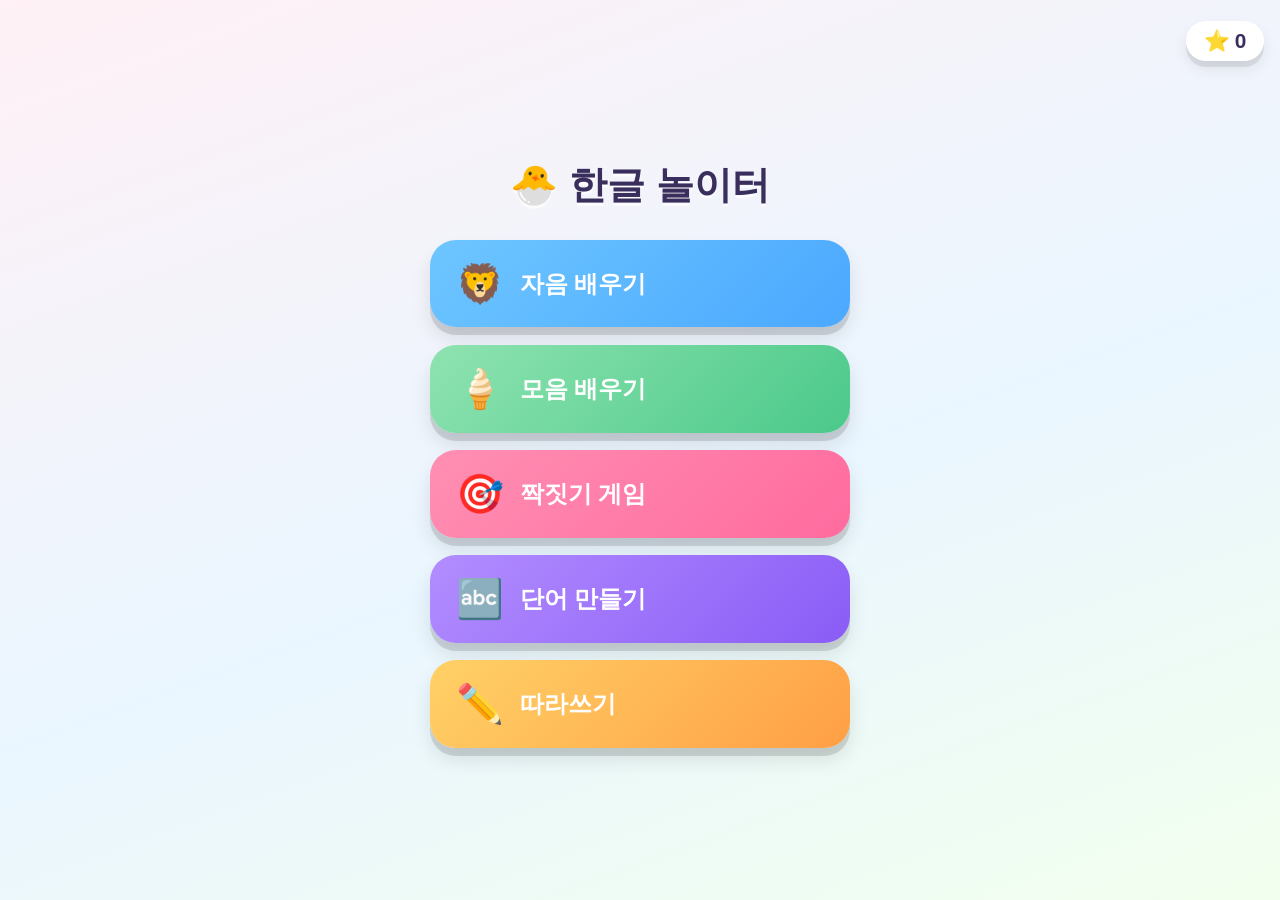
<file: docs/index.html>
<!doctype html>
<html lang="ko">
<head>
  <meta charset="utf-8">
  <meta name="viewport" content="width=device-width, initial-scale=1, maximum-scale=1, user-scalable=no">
  <title>한글 놀이터</title>
  <style>
:root {
  --pink: #ff8fb3;
  --yellow: #ffd166;
  --sky: #6ec6ff;
  --mint: #8fe3b0;
  --purple: #b28dff;
  --ink: #3a2e5c;
  --card: #ffffff;
}

* { box-sizing: border-box; -webkit-tap-highlight-color: transparent; }

html, body {
  margin: 0;
  height: 100%;
  overflow: hidden;
}

body {
  font-family: "Apple SD Gothic Neo", "Noto Sans KR", "Malgun Gothic", -apple-system, BlinkMacSystemFont, sans-serif;
  background: linear-gradient(160deg, #fff1f6 0%, #eaf6ff 55%, #f2ffee 100%);
  color: var(--ink);
  user-select: none;
  touch-action: manipulation;
}

button {
  font-family: inherit;
  border: none;
  cursor: pointer;
  -webkit-tap-highlight-color: transparent;
}

.screen {
  display: none;
  flex-direction: column;
  align-items: center;
  justify-content: center;
  min-height: 100vh;
  padding: 1.2rem;
  position: relative;
}
.screen.active { display: flex; }

/* ---------- top bar ---------- */
.topbar {
  position: fixed;
  top: 0; left: 0; right: 0;
  display: flex;
  align-items: center;
  justify-content: space-between;
  padding: 0.8rem 1rem;
  z-index: 20;
  pointer-events: none;
}
.topbar > * { pointer-events: auto; }

.home-btn {
  width: 56px; height: 56px;
  border-radius: 50%;
  background: var(--card);
  box-shadow: 0 6px 0 rgba(0,0,0,0.08), 0 8px 16px rgba(0,0,0,0.08);
  font-size: 1.6rem;
  display: flex;
  align-items: center;
  justify-content: center;
}
.home-btn:active { transform: translateY(3px); box-shadow: 0 3px 0 rgba(0,0,0,0.08); }
.home-btn.hidden { visibility: hidden; }

.star-counter {
  background: var(--card);
  border-radius: 999px;
  padding: 0.5rem 1.1rem;
  font-size: 1.3rem;
  font-weight: 800;
  box-shadow: 0 6px 0 rgba(0,0,0,0.08), 0 8px 16px rgba(0,0,0,0.08);
  display: flex;
  align-items: center;
  gap: 0.3rem;
}

.voice-notice {
  position: fixed;
  top: 76px;
  left: 50%;
  transform: translateX(-50%) translateY(-8px);
  background: var(--ink);
  color: white;
  font-size: 0.85rem;
  font-weight: 700;
  line-height: 1.4;
  padding: 0.7rem 1.1rem;
  border-radius: 16px;
  box-shadow: 0 8px 16px rgba(0,0,0,0.18);
  opacity: 0;
  pointer-events: none;
  z-index: 40;
  max-width: min(320px, 80vw);
  text-align: center;
  transition: opacity 0.25s ease, transform 0.25s ease;
}
.voice-notice.show {
  opacity: 1;
  transform: translateX(-50%) translateY(0);
  pointer-events: auto;
}

/* ---------- home screen ---------- */
.title {
  font-size: 2.4rem;
  font-weight: 900;
  margin: 0.5rem 0 1.8rem;
  text-align: center;
  text-shadow: 0 3px 0 rgba(255,255,255,0.7);
}

.menu {
  display: flex;
  flex-direction: column;
  gap: 1.1rem;
  width: 100%;
  max-width: 420px;
}

.menu-btn {
  display: flex;
  align-items: center;
  gap: 1rem;
  padding: 1.3rem 1.6rem;
  border-radius: 26px;
  font-size: 1.5rem;
  font-weight: 800;
  color: white;
  box-shadow: 0 8px 0 rgba(0,0,0,0.12), 0 12px 20px rgba(0,0,0,0.1);
  transition: transform 0.08s;
}
.menu-btn:active { transform: translateY(6px); box-shadow: 0 2px 0 rgba(0,0,0,0.12); }
.menu-btn .emoji { font-size: 2.4rem; }
.menu-btn.consonant { background: linear-gradient(135deg, var(--sky), #4aa8ff); }
.menu-btn.vowel { background: linear-gradient(135deg, var(--mint), #4bc98a); }
.menu-btn.quiz { background: linear-gradient(135deg, var(--pink), #ff6b9e); }
.menu-btn.word { background: linear-gradient(135deg, var(--purple), #8a5cf6); }

/* ---------- learn screen ---------- */
.deck-label {
  font-size: 1.1rem;
  font-weight: 700;
  color: var(--ink);
  opacity: 0.6;
  margin-bottom: 0.4rem;
}

.card-stage {
  display: flex;
  align-items: center;
  gap: 0.8rem;
  width: 100%;
  justify-content: center;
}

.nav-arrow {
  width: 62px; height: 62px;
  border-radius: 50%;
  background: var(--card);
  font-size: 1.8rem;
  box-shadow: 0 6px 0 rgba(0,0,0,0.08), 0 8px 16px rgba(0,0,0,0.08);
  flex-shrink: 0;
}
.nav-arrow:active { transform: translateY(3px); box-shadow: 0 3px 0 rgba(0,0,0,0.08); }

.letter-card {
  width: min(72vw, 300px);
  height: min(72vw, 300px);
  background: var(--card);
  border-radius: 40px;
  box-shadow: 0 10px 0 rgba(0,0,0,0.08), 0 16px 28px rgba(0,0,0,0.1);
  display: flex;
  flex-direction: column;
  align-items: center;
  justify-content: center;
  gap: 0.3rem;
  animation: pop-in 0.35s ease;
}

@keyframes pop-in {
  from { transform: scale(0.7); opacity: 0; }
  to { transform: scale(1); opacity: 1; }
}

.letter-glyph {
  font-size: 6.5rem;
  font-weight: 900;
  line-height: 1;
}

.letter-emoji { font-size: 3.2rem; }
.letter-word { font-size: 1.6rem; font-weight: 800; }

.speaker-btn {
  margin-top: 1.4rem;
  width: 80px; height: 80px;
  border-radius: 50%;
  background: linear-gradient(135deg, var(--yellow), #ffb648);
  font-size: 2.2rem;
  box-shadow: 0 8px 0 rgba(0,0,0,0.1), 0 10px 18px rgba(0,0,0,0.12);
}
.speaker-btn:active { transform: translateY(4px); box-shadow: 0 4px 0 rgba(0,0,0,0.1); }

.dots {
  display: flex;
  flex-wrap: wrap;
  justify-content: center;
  gap: 0.4rem;
  max-width: 320px;
  margin-top: 1.5rem;
}
.dot {
  width: 12px; height: 12px;
  border-radius: 50%;
  background: rgba(58,46,92,0.2);
}
.dot.active { background: var(--purple); transform: scale(1.3); }

/* ---------- quiz screen ---------- */
.quiz-prompt {
  background: var(--card);
  border-radius: 32px;
  padding: 1.5rem 2rem;
  box-shadow: 0 8px 0 rgba(0,0,0,0.08), 0 12px 20px rgba(0,0,0,0.08);
  display: flex;
  flex-direction: column;
  align-items: center;
  gap: 0.3rem;
  margin-bottom: 2rem;
}
.quiz-emoji { font-size: 4rem; }
.quiz-word { font-size: 1.5rem; font-weight: 800; }
.quiz-hint { font-size: 1rem; opacity: 0.55; font-weight: 700; }

.quiz-options {
  display: flex;
  gap: 1.1rem;
  flex-wrap: wrap;
  justify-content: center;
  max-width: 420px;
}

.option-btn {
  width: 110px; height: 110px;
  border-radius: 28px;
  background: var(--card);
  font-size: 3rem;
  font-weight: 900;
  box-shadow: 0 8px 0 rgba(0,0,0,0.08), 0 10px 18px rgba(0,0,0,0.1);
  color: var(--ink);
}
.option-btn:active { transform: translateY(4px); box-shadow: 0 4px 0 rgba(0,0,0,0.08); }

.option-btn.correct {
  background: linear-gradient(135deg, var(--mint), #4bc98a);
  color: white;
  animation: bounce 0.5s ease;
}
.option-btn.wrong {
  animation: shake 0.4s ease;
  background: #ffdde0;
}

@keyframes bounce {
  0%, 100% { transform: scale(1); }
  40% { transform: scale(1.15); }
}
@keyframes shake {
  0%, 100% { transform: translateX(0); }
  25% { transform: translateX(-8px); }
  75% { transform: translateX(8px); }
}

.praise-banner {
  position: fixed;
  top: 42%;
  left: 50%;
  transform: translate(-50%, -50%) scale(0.5);
  font-size: 2.4rem;
  font-weight: 900;
  background: white;
  padding: 1rem 1.8rem;
  border-radius: 24px;
  box-shadow: 0 12px 24px rgba(0,0,0,0.15);
  opacity: 0;
  pointer-events: none;
  z-index: 30;
  transition: transform 0.25s ease, opacity 0.25s ease;
  text-align: center;
  white-space: nowrap;
}
.praise-banner.show {
  transform: translate(-50%, -50%) scale(1);
  opacity: 1;
}

#confetti-canvas {
  position: fixed;
  inset: 0;
  pointer-events: none;
  z-index: 25;
}

/* ---------- word-building screen ---------- */
.word-target {
  display: flex;
  align-items: center;
  gap: 0.7rem;
  margin-bottom: 1.6rem;
}
.word-target-emoji { font-size: 4.2rem; }

.word-result {
  font-size: 2.4rem;
  font-weight: 900;
  min-height: 1.4em;
  color: var(--purple);
}

.syllable-boxes {
  display: flex;
  gap: 0.8rem;
  margin-bottom: 2rem;
}

.syllable-box {
  width: 84px;
  height: 84px;
  border-radius: 24px;
  background: var(--card);
  border: 3px dashed rgba(58,46,92,0.25);
  display: flex;
  align-items: center;
  justify-content: center;
  font-size: 2.6rem;
  font-weight: 900;
  color: var(--ink);
  transition: transform 0.15s ease;
}
.syllable-box.filled {
  border: 3px solid transparent;
  box-shadow: 0 6px 0 rgba(0,0,0,0.08), 0 8px 14px rgba(0,0,0,0.08);
  animation: pop-in 0.25s ease;
}
.syllable-box.complete {
  background: linear-gradient(135deg, var(--mint), #4bc98a);
  color: white;
}

.word-step-hint {
  font-size: 1.05rem;
  font-weight: 700;
  opacity: 0.55;
  margin-bottom: 1rem;
}

/* ---------- 따라쓰기 (tracing) screens ---------- */
.menu-btn.syllable { background: linear-gradient(135deg, #ffd166, #ff9f45); }

.trace-cue {
  display: flex;
  align-items: center;
  gap: 0.5rem;
  font-weight: 800;
  margin-bottom: 0.7rem;
  min-height: 2rem;
}
.trace-cue-emoji { font-size: 1.8rem; }
.trace-cue-text { font-size: 1.4rem; color: var(--ink); }
.trace-cue-word { font-size: 1.05rem; color: var(--ink); opacity: 0.6; }

.trace-canvas {
  background: var(--card);
  border-radius: 32px;
  box-shadow: 0 10px 0 rgba(0,0,0,0.08), 0 16px 28px rgba(0,0,0,0.1);
  touch-action: none;
  cursor: crosshair;
}

.trace-controls {
  display: flex;
  align-items: center;
  gap: 1rem;
  margin-top: 1.4rem;
}

.trace-clear-btn {
  width: 62px; height: 62px;
  border-radius: 50%;
  background: var(--card);
  font-size: 1.6rem;
  box-shadow: 0 6px 0 rgba(0,0,0,0.08), 0 8px 16px rgba(0,0,0,0.08);
}
.trace-clear-btn:active { transform: translateY(3px); box-shadow: 0 3px 0 rgba(0,0,0,0.08); }

.option-btn.option-wide {
  width: auto;
  min-width: 140px;
  padding: 0 1.2rem;
  font-size: 2.1rem;
}

@media (max-width: 380px) {
  .title { font-size: 1.9rem; }
  .menu-btn { font-size: 1.25rem; padding: 1.1rem 1.3rem; }
  .letter-glyph { font-size: 5.2rem; }
  .syllable-box { width: 68px; height: 68px; font-size: 2.1rem; }
}

  </style>
</head>
<body>
  <div class="topbar">
    <button id="home-btn" class="home-btn hidden" aria-label="처음으로">🏠</button>
    <div class="star-counter">⭐ <span id="star-count">0</span></div>
  </div>

  <canvas id="confetti-canvas"></canvas>
  <div id="praise-banner" class="praise-banner"></div>
  <div id="voice-notice" class="voice-notice">🔈 이 기기에는 한국어 음성이 없는 것 같아요. 기기의 '텍스트 음성 변환' 설정에서 한국어 음성을 추가해보세요.</div>

  <!-- 홈 화면 -->
  <section id="screen-home" class="screen active">
    <h1 class="title">🐣 한글 놀이터</h1>
    <div class="menu">
      <button id="menu-consonant" class="menu-btn consonant">
        <span class="emoji">🦁</span> 자음 배우기
      </button>
      <button id="menu-vowel" class="menu-btn vowel">
        <span class="emoji">🍦</span> 모음 배우기
      </button>
      <button id="menu-quiz" class="menu-btn quiz">
        <span class="emoji">🎯</span> 짝짓기 게임
      </button>
      <button id="menu-word" class="menu-btn word">
        <span class="emoji">🔤</span> 단어 만들기
      </button>
      <button id="menu-trace" class="menu-btn syllable">
        <span class="emoji">✏️</span> 따라쓰기
      </button>
    </div>
  </section>

  <!-- 학습 화면 -->
  <section id="screen-learn" class="screen">
    <div class="deck-label" id="deck-label"></div>
    <div class="card-stage">
      <button id="prev-btn" class="nav-arrow" aria-label="이전 글자">◀</button>
      <div class="letter-card">
        <div class="letter-glyph" id="letter-glyph"></div>
        <div class="letter-emoji" id="letter-emoji"></div>
        <div class="letter-word" id="letter-word"></div>
      </div>
      <button id="next-btn" class="nav-arrow" aria-label="다음 글자">▶</button>
    </div>
    <button id="speaker-btn" class="speaker-btn" aria-label="소리 듣기">🔊</button>
    <div class="dots" id="dots"></div>
  </section>

  <!-- 퀴즈 화면 -->
  <section id="screen-quiz" class="screen">
    <div class="quiz-prompt">
      <div class="quiz-emoji" id="quiz-emoji"></div>
      <div class="quiz-word" id="quiz-word"></div>
      <div class="quiz-hint">어떤 글자로 시작할까요?</div>
    </div>
    <div class="quiz-options" id="quiz-options"></div>
  </section>

  <!-- 단어 만들기 화면 -->
  <section id="screen-word" class="screen">
    <div class="word-target">
      <span class="word-target-emoji" id="word-target-emoji"></span>
      <button id="word-speaker-btn" class="speaker-btn" aria-label="소리 듣기" style="margin-top:0;">🔊</button>
    </div>
    <div class="syllable-boxes" id="syllable-boxes"></div>
    <div class="word-result" id="word-result"></div>
    <div class="word-step-hint" id="word-step-hint"></div>
    <div class="quiz-options" id="word-options"></div>
  </section>

  <!-- 따라쓰기 카테고리 선택 화면 -->
  <section id="screen-trace-menu" class="screen">
    <h1 class="title">✏️ 따라쓰기</h1>
    <div class="menu">
      <button id="trace-menu-consonant" class="menu-btn consonant">
        <span class="emoji">🦁</span> 자음
      </button>
      <button id="trace-menu-vowel" class="menu-btn vowel">
        <span class="emoji">🍦</span> 모음
      </button>
      <button id="trace-menu-syllable" class="menu-btn syllable">
        <span class="emoji">🈴</span> 글자
      </button>
      <button id="trace-menu-word" class="menu-btn word">
        <span class="emoji">🔤</span> 단어
      </button>
    </div>
  </section>

  <!-- 따라쓰기 연습 화면 (점선 따라쓰기 / 점선 없이 쓰기 공용) -->
  <section id="screen-trace" class="screen">
    <div class="deck-label" id="trace-stage-label"></div>
    <div class="trace-cue">
      <span class="trace-cue-emoji" id="trace-cue-emoji"></span>
      <span class="trace-cue-text" id="trace-cue-text"></span>
      <span class="trace-cue-word" id="trace-cue-word"></span>
    </div>
    <canvas id="trace-canvas" class="trace-canvas"></canvas>
    <div class="trace-controls">
      <button id="trace-clear-btn" class="trace-clear-btn" aria-label="지우기">🧹</button>
      <button id="trace-speaker-btn" class="speaker-btn" aria-label="소리 듣기" style="margin-top:0;">🔊</button>
      <button id="trace-next-btn" class="nav-arrow" aria-label="다음">▶</button>
    </div>
    <div class="dots" id="trace-dots"></div>
  </section>

  <!-- 따라쓰기 퀴즈 화면 -->
  <section id="screen-trace-quiz" class="screen">
    <div class="deck-label" id="trace-quiz-label"></div>
    <div class="quiz-prompt">
      <div class="quiz-emoji" id="trace-quiz-emoji"></div>
      <div class="quiz-word" id="trace-quiz-word"></div>
      <div class="quiz-hint" id="trace-quiz-hint"></div>
    </div>
    <div class="quiz-options" id="trace-quiz-options"></div>
  </section>

  <script>
(() => {
  "use strict";

  // ------------------------------------------------------------- 데이터
  const CONSONANTS = [
    { char: "ㄱ", word: "기린", emoji: "🦒" },
    { char: "ㄴ", word: "나비", emoji: "🦋" },
    { char: "ㄷ", word: "다람쥐", emoji: "🐿️" },
    { char: "ㄹ", word: "로봇", emoji: "🤖" },
    { char: "ㅁ", word: "무지개", emoji: "🌈" },
    { char: "ㅂ", word: "바나나", emoji: "🍌" },
    { char: "ㅅ", word: "사자", emoji: "🦁" },
    { char: "ㅇ", word: "오리", emoji: "🦆" },
    { char: "ㅈ", word: "자동차", emoji: "🚗" },
    { char: "ㅊ", word: "치타", emoji: "🐆" },
    { char: "ㅋ", word: "코끼리", emoji: "🐘" },
    { char: "ㅌ", word: "토끼", emoji: "🐰" },
    { char: "ㅍ", word: "포도", emoji: "🍇" },
    { char: "ㅎ", word: "호랑이", emoji: "🐯" },
  ];

  const VOWELS = [
    { char: "ㅏ", word: "아이스크림", emoji: "🍦" },
    { char: "ㅑ", word: "야구공", emoji: "⚾" },
    { char: "ㅓ", word: "얼음", emoji: "🧊" },
    { char: "ㅕ", word: "여우", emoji: "🦊" },
    { char: "ㅗ", word: "오리", emoji: "🦆" },
    { char: "ㅛ", word: "요구르트", emoji: "🥛" },
    { char: "ㅜ", word: "우산", emoji: "☂️" },
    { char: "ㅠ", word: "유령", emoji: "👻" },
    { char: "ㅡ", word: "그네", emoji: "🎠" },
    { char: "ㅣ", word: "이빨", emoji: "🦷" },
  ];

  // ------------------------------------------------------------- 단어 만들기 (레벨 1)
  // 레벨 1: 받침 없이, 기본 자음 14개 + 기본 모음 10개로만 이루어진 2글자 낱말
  const WORDS_LEVEL1 = [
    { word: "나비", emoji: "🦋" },
    { word: "거미", emoji: "🕷️" },
    { word: "다리", emoji: "🦵" },
    { word: "모자", emoji: "🧢" },
    { word: "바지", emoji: "👖" },
    { word: "버스", emoji: "🚌" },
    { word: "비누", emoji: "🧼" },
    { word: "사자", emoji: "🦁" },
    { word: "아기", emoji: "👶" },
    { word: "오리", emoji: "🦆" },
    { word: "우유", emoji: "🥛" },
    { word: "가지", emoji: "🍆" },
    { word: "기차", emoji: "🚂" },
    { word: "포도", emoji: "🍇" },
    { word: "포크", emoji: "🍴" },
    { word: "하마", emoji: "🦛" },
    { word: "고추", emoji: "🌶️" },
  ];

  // 유니코드 한글 음절 = (초성 * 21 + 중성) * 28 + 종성 + 0xAC00 규칙을 이용한 조합/분해
  const FULL_CHO = ["ㄱ", "ㄲ", "ㄴ", "ㄷ", "ㄸ", "ㄹ", "ㅁ", "ㅂ", "ㅃ", "ㅅ", "ㅆ", "ㅇ", "ㅈ", "ㅉ", "ㅊ", "ㅋ", "ㅌ", "ㅍ", "ㅎ"];
  const FULL_JUNG = ["ㅏ", "ㅐ", "ㅑ", "ㅒ", "ㅓ", "ㅔ", "ㅕ", "ㅖ", "ㅗ", "ㅘ", "ㅙ", "ㅚ", "ㅛ", "ㅜ", "ㅝ", "ㅞ", "ㅟ", "ㅠ", "ㅡ", "ㅢ", "ㅣ"];
  const FULL_JONG = ["", "ㄱ", "ㄲ", "ㄳ", "ㄴ", "ㄵ", "ㄶ", "ㄷ", "ㄹ", "ㄺ", "ㄻ", "ㄼ", "ㄽ", "ㄾ", "ㄿ", "ㅀ", "ㅁ", "ㅂ", "ㅄ", "ㅅ", "ㅆ", "ㅇ", "ㅈ", "ㅊ", "ㅋ", "ㅌ", "ㅍ", "ㅎ"];

  function decomposeSyllable(ch) {
    const code = ch.codePointAt(0) - 0xac00;
    const cho = Math.floor(code / (21 * 28));
    const jung = Math.floor((code % (21 * 28)) / 28);
    const jong = code % 28;
    return { cho: FULL_CHO[cho], jung: FULL_JUNG[jung], jong: FULL_JONG[jong] };
  }

  function composeSyllable(cho, jung, jong = "") {
    const choIdx = FULL_CHO.indexOf(cho);
    const jungIdx = FULL_JUNG.indexOf(jung);
    const jongIdx = FULL_JONG.indexOf(jong);
    const code = 0xac00 + (choIdx * 21 + jungIdx) * 28 + jongIdx;
    return String.fromCodePoint(code);
  }

  // ------------------------------------------------------------- 따라쓰기 (레벨 1)
  // 글자(음절): 가나다라...의 기본 14자, 전부 기본 자음 + 모음 'ㅏ'로만 구성
  const SYLLABLES = CONSONANTS.map((c) => ({ text: composeSyllable(c.char, "ㅏ") }));

  const TRACE_CATEGORIES = {
    consonant: {
      label: "자음",
      items: CONSONANTS.map((c) => ({ text: c.char, cueWord: c.word, emoji: c.emoji })),
    },
    vowel: {
      label: "모음",
      items: VOWELS.map((v) => ({ text: v.char, cueWord: v.word, emoji: v.emoji })),
    },
    syllable: {
      label: "글자",
      items: SYLLABLES.map((s) => ({ text: s.text, cueWord: null, emoji: null })),
    },
    word: {
      label: "단어",
      items: WORDS_LEVEL1.map((w) => ({ text: w.word, cueWord: null, emoji: w.emoji })),
    },
  };

  // ------------------------------------------------------------- 상태
  const state = {
    deck: [],
    index: 0,
    stars: Number(localStorage.getItem("hangul-stars") || 0),
    quizPool: [],
    quizTarget: null,
    quizLocked: false,
    wordTarget: null,
    wordSyllables: [],
    wordStep: 0,
    wordLocked: false,
    lastWordIndex: -1,
    traceCategoryKey: null,
    traceItems: [],
    traceIndex: 0,
    traceStage: "dotted",
    traceQuizPool: [],
    traceQuizTarget: null,
    traceQuizLocked: false,
  };

  // ------------------------------------------------------------- 요소
  const screens = {
    home: document.getElementById("screen-home"),
    learn: document.getElementById("screen-learn"),
    quiz: document.getElementById("screen-quiz"),
    word: document.getElementById("screen-word"),
    traceMenu: document.getElementById("screen-trace-menu"),
    trace: document.getElementById("screen-trace"),
    traceQuiz: document.getElementById("screen-trace-quiz"),
  };
  const homeBtn = document.getElementById("home-btn");
  const starCountEl = document.getElementById("star-count");
  const deckLabel = document.getElementById("deck-label");
  const letterGlyph = document.getElementById("letter-glyph");
  const letterEmoji = document.getElementById("letter-emoji");
  const letterWord = document.getElementById("letter-word");
  const dotsEl = document.getElementById("dots");
  const quizEmoji = document.getElementById("quiz-emoji");
  const quizWord = document.getElementById("quiz-word");
  const quizOptions = document.getElementById("quiz-options");
  const praiseBanner = document.getElementById("praise-banner");
  const voiceNoticeEl = document.getElementById("voice-notice");
  const wordTargetEmoji = document.getElementById("word-target-emoji");
  const syllableBoxesEl = document.getElementById("syllable-boxes");
  const wordResultEl = document.getElementById("word-result");
  const wordStepHint = document.getElementById("word-step-hint");
  const wordOptions = document.getElementById("word-options");
  const traceStageLabel = document.getElementById("trace-stage-label");
  const traceCueEmoji = document.getElementById("trace-cue-emoji");
  const traceCueText = document.getElementById("trace-cue-text");
  const traceCueWord = document.getElementById("trace-cue-word");
  const traceCanvas = document.getElementById("trace-canvas");
  const traceCtx = traceCanvas.getContext("2d");
  const traceDotsEl = document.getElementById("trace-dots");
  const traceQuizLabel = document.getElementById("trace-quiz-label");
  const traceQuizEmoji = document.getElementById("trace-quiz-emoji");
  const traceQuizWord = document.getElementById("trace-quiz-word");
  const traceQuizHint = document.getElementById("trace-quiz-hint");
  const traceQuizOptions = document.getElementById("trace-quiz-options");
  const canvas = document.getElementById("confetti-canvas");
  const ctx = canvas.getContext("2d");

  function resizeCanvas() {
    canvas.width = window.innerWidth;
    canvas.height = window.innerHeight;
  }
  window.addEventListener("resize", resizeCanvas);
  resizeCanvas();

  // ------------------------------------------------------------- 음성
  let voices = [];
  let resolveVoicesReady;
  const voicesReady = new Promise((resolve) => {
    resolveVoicesReady = resolve;
  });

  function loadVoices() {
    voices = window.speechSynthesis ? window.speechSynthesis.getVoices() : [];
    if (voices.length) resolveVoicesReady();
  }
  if (window.speechSynthesis) {
    loadVoices();
    window.speechSynthesis.onvoiceschanged = loadVoices;
    // 일부 브라우저는 voiceschanged를 끝내 발생시키지 않으므로, 음성을
    // 영영 기다리지 않도록 짧은 시간 뒤에는 그냥 진행한다.
    setTimeout(resolveVoicesReady, 300);
  } else {
    resolveVoicesReady();
  }

  let voiceNoticeShown = false;
  function maybeShowVoiceNotice() {
    if (voiceNoticeShown || !voiceNoticeEl) return;
    voiceNoticeShown = true;
    const hasKorean = voices.some((v) => v.lang && v.lang.startsWith("ko"));
    if (!hasKorean) {
      voiceNoticeEl.classList.add("show");
      setTimeout(() => voiceNoticeEl.classList.remove("show"), 6000);
    }
  }
  voiceNoticeEl?.addEventListener("click", () => voiceNoticeEl.classList.remove("show"));

  // 크롬 계열 브라우저는 발화가 길어지거나 탭이 잠시 쉬면 speechSynthesis가
  // 멈춰버리는 알려진 버그가 있어, 말하는 동안 주기적으로 깨워준다.
  let speechWatchdog = null;
  function stopSpeechWatchdog() {
    clearInterval(speechWatchdog);
    speechWatchdog = null;
  }

  function speak(text) {
    if (!window.speechSynthesis) return;
    voicesReady.then(() => {
      maybeShowVoiceNotice();
      window.speechSynthesis.cancel();
      stopSpeechWatchdog();

      const utter = new SpeechSynthesisUtterance(text);
      utter.lang = "ko-KR";
      const koVoice = voices.find((v) => v.lang && v.lang.startsWith("ko"));
      if (koVoice) {
        try {
          utter.voice = koVoice;
        } catch (e) {
          /* 음성 객체를 지정하지 못해도 lang 속성만으로 계속 진행 */
        }
      }
      utter.rate = 0.85;
      utter.pitch = 1.15;

      utter.onstart = () => {
        speechWatchdog = setInterval(() => {
          if (!window.speechSynthesis.speaking) {
            stopSpeechWatchdog();
            return;
          }
          window.speechSynthesis.pause();
          window.speechSynthesis.resume();
        }, 4000);
      };
      utter.onend = stopSpeechWatchdog;
      utter.onerror = stopSpeechWatchdog;

      window.speechSynthesis.speak(utter);
    });
  }

  function speakLetter(item) {
    speak(`${item.char}! ${item.word}`);
  }

  // ------------------------------------------------------------- 사운드(성공 차임)
  let audioCtx = null;
  function playChime() {
    try {
      audioCtx = audioCtx || new (window.AudioContext || window.webkitAudioContext)();
      const notes = [523.25, 659.25, 783.99];
      notes.forEach((freq, i) => {
        const osc = audioCtx.createOscillator();
        const gain = audioCtx.createGain();
        osc.type = "sine";
        osc.frequency.value = freq;
        const start = audioCtx.currentTime + i * 0.12;
        gain.gain.setValueAtTime(0, start);
        gain.gain.linearRampToValueAtTime(0.25, start + 0.02);
        gain.gain.exponentialRampToValueAtTime(0.001, start + 0.35);
        osc.connect(gain).connect(audioCtx.destination);
        osc.start(start);
        osc.stop(start + 0.4);
      });
    } catch (e) {
      /* 오디오를 사용할 수 없는 환경은 조용히 넘어감 */
    }
  }

  // ------------------------------------------------------------- 별 카운터
  function addStars(n) {
    state.stars += n;
    localStorage.setItem("hangul-stars", String(state.stars));
    starCountEl.textContent = state.stars;
  }
  starCountEl.textContent = state.stars;

  // ------------------------------------------------------------- 화면 전환
  function showScreen(name) {
    Object.values(screens).forEach((s) => s.classList.remove("active"));
    screens[name].classList.add("active");
    homeBtn.classList.toggle("hidden", name === "home");
    stopSpeechWatchdog();
    if (window.speechSynthesis) window.speechSynthesis.cancel();
  }

  homeBtn.addEventListener("click", () => showScreen("home"));

  // ------------------------------------------------------------- 학습 화면
  function openLearn(deckName) {
    state.deck = deckName === "consonant" ? CONSONANTS : VOWELS;
    deckLabel.textContent = deckName === "consonant" ? "자음 배우기" : "모음 배우기";
    state.index = 0;
    renderDots();
    renderCard();
    showScreen("learn");
  }

  function renderDots() {
    dotsEl.innerHTML = "";
    state.deck.forEach((_, i) => {
      const d = document.createElement("span");
      d.className = "dot" + (i === state.index ? " active" : "");
      dotsEl.appendChild(d);
    });
  }

  function renderCard() {
    const item = state.deck[state.index];
    letterGlyph.textContent = item.char;
    letterEmoji.textContent = item.emoji;
    letterWord.textContent = item.word;
    [...dotsEl.children].forEach((d, i) => d.classList.toggle("active", i === state.index));
    speakLetter(item);
  }

  document.getElementById("prev-btn").addEventListener("click", () => {
    state.index = (state.index - 1 + state.deck.length) % state.deck.length;
    renderCard();
  });
  document.getElementById("next-btn").addEventListener("click", () => {
    state.index = (state.index + 1) % state.deck.length;
    renderCard();
  });
  document.getElementById("speaker-btn").addEventListener("click", () => {
    speakLetter(state.deck[state.index]);
  });

  // ------------------------------------------------------------- 퀴즈 화면
  function openQuiz() {
    state.quizPool = [...CONSONANTS, ...VOWELS];
    nextQuestion();
    showScreen("quiz");
  }

  function pickDistractors(target, count) {
    const others = state.quizPool.filter((it) => it.char !== target.char);
    const picked = [];
    while (picked.length < count && others.length) {
      const idx = Math.floor(Math.random() * others.length);
      picked.push(others.splice(idx, 1)[0]);
    }
    return picked;
  }

  function nextQuestion() {
    state.quizLocked = false;
    const target = state.quizPool[Math.floor(Math.random() * state.quizPool.length)];
    state.quizTarget = target;
    quizEmoji.textContent = target.emoji;
    quizWord.textContent = target.word;

    const options = [target, ...pickDistractors(target, 2)];
    for (let i = options.length - 1; i > 0; i--) {
      const j = Math.floor(Math.random() * (i + 1));
      [options[i], options[j]] = [options[j], options[i]];
    }

    quizOptions.innerHTML = "";
    options.forEach((opt) => {
      const btn = document.createElement("button");
      btn.className = "option-btn";
      btn.textContent = opt.char;
      btn.addEventListener("click", () => handleAnswer(btn, opt));
      quizOptions.appendChild(btn);
    });

    speak(`${target.word}! 어떤 글자로 시작할까요?`);
  }

  function handleAnswer(btn, opt) {
    if (state.quizLocked) return;
    if (opt.char === state.quizTarget.char) {
      state.quizLocked = true;
      btn.classList.add("correct");
      addStars(1);
      playChime();
      showPraise();
      speak(pickPraise());
      setTimeout(nextQuestion, 1400);
    } else {
      btn.classList.add("wrong");
      speak("다시 해볼까요?");
      setTimeout(() => btn.classList.remove("wrong"), 400);
    }
  }

  const PRAISES = ["잘했어요!", "최고예요!", "정답이에요!", "우와 대단해요!"];
  function pickPraise() {
    return PRAISES[Math.floor(Math.random() * PRAISES.length)];
  }

  function showPraise() {
    praiseBanner.textContent = "⭐ " + pickPraise();
    praiseBanner.classList.add("show");
    burstConfetti();
    setTimeout(() => praiseBanner.classList.remove("show"), 1100);
  }

  // ------------------------------------------------------------- 컨페티
  const CONFETTI_COLORS = ["#ff8fb3", "#ffd166", "#6ec6ff", "#8fe3b0", "#b28dff"];
  let particles = [];
  let rafId = null;

  function burstConfetti() {
    for (let i = 0; i < 60; i++) {
      particles.push({
        x: canvas.width / 2,
        y: canvas.height * 0.4,
        vx: (Math.random() - 0.5) * 12,
        vy: Math.random() * -10 - 4,
        size: Math.random() * 8 + 4,
        color: CONFETTI_COLORS[Math.floor(Math.random() * CONFETTI_COLORS.length)],
        rotation: Math.random() * Math.PI * 2,
        vr: (Math.random() - 0.5) * 0.3,
        life: 0,
      });
    }
    if (!rafId) animateConfetti();
  }

  function animateConfetti() {
    ctx.clearRect(0, 0, canvas.width, canvas.height);
    particles.forEach((p) => {
      p.vy += 0.35;
      p.x += p.vx;
      p.y += p.vy;
      p.rotation += p.vr;
      p.life += 1;
      ctx.save();
      ctx.translate(p.x, p.y);
      ctx.rotate(p.rotation);
      ctx.fillStyle = p.color;
      ctx.fillRect(-p.size / 2, -p.size / 2, p.size, p.size * 0.6);
      ctx.restore();
    });
    particles = particles.filter((p) => p.life < 120 && p.y < canvas.height + 40);
    if (particles.length) {
      rafId = requestAnimationFrame(animateConfetti);
    } else {
      rafId = null;
      ctx.clearRect(0, 0, canvas.width, canvas.height);
    }
  }

  // ------------------------------------------------------------- 단어 만들기 화면
  function pickWord() {
    if (WORDS_LEVEL1.length === 1) return WORDS_LEVEL1[0];
    let idx;
    do {
      idx = Math.floor(Math.random() * WORDS_LEVEL1.length);
    } while (idx === state.lastWordIndex);
    state.lastWordIndex = idx;
    return WORDS_LEVEL1[idx];
  }

  function openWordGame() {
    state.wordLocked = false;
    const target = pickWord();
    state.wordTarget = target;
    state.wordSyllables = [...target.word].map((ch) => {
      const { cho, jung } = decomposeSyllable(ch);
      return { cho, jung, choPicked: null, jungPicked: null };
    });
    state.wordStep = 0;

    wordTargetEmoji.textContent = target.emoji;
    wordResultEl.textContent = "";
    renderSyllableBoxes();
    nextWordStep();
    showScreen("word");
    speak(`${target.word}! 이 낱말을 만들어봐요.`);
  }

  function renderSyllableBoxes() {
    syllableBoxesEl.innerHTML = "";
    state.wordSyllables.forEach((syl) => {
      const box = document.createElement("div");
      box.className = "syllable-box";
      if (syl.choPicked && syl.jungPicked) {
        box.textContent = composeSyllable(syl.choPicked, syl.jungPicked);
        box.classList.add("filled");
      } else if (syl.choPicked) {
        box.textContent = syl.choPicked;
        box.classList.add("filled");
      }
      syllableBoxesEl.appendChild(box);
    });
  }

  function pickWordDistractors(pool, target, count) {
    const others = pool.filter((c) => c !== target);
    const picked = [];
    while (picked.length < count && others.length) {
      const idx = Math.floor(Math.random() * others.length);
      picked.push(others.splice(idx, 1)[0]);
    }
    return picked;
  }

  function nextWordStep() {
    state.wordLocked = false;
    const totalSteps = state.wordSyllables.length * 2;
    if (state.wordStep >= totalSteps) {
      completeWord();
      return;
    }
    const syllableIdx = Math.floor(state.wordStep / 2);
    const isVowelStep = state.wordStep % 2 === 1;
    const syl = state.wordSyllables[syllableIdx];
    const target = isVowelStep ? syl.jung : syl.cho;
    const pool = isVowelStep ? VOWELS.map((v) => v.char) : CONSONANTS.map((c) => c.char);

    wordStepHint.textContent = isVowelStep ? "어떤 모음일까요?" : "어떤 자음일까요?";

    const choices = [target, ...pickWordDistractors(pool, target, 2)];
    for (let i = choices.length - 1; i > 0; i--) {
      const j = Math.floor(Math.random() * (i + 1));
      [choices[i], choices[j]] = [choices[j], choices[i]];
    }

    wordOptions.innerHTML = "";
    choices.forEach((choice) => {
      const btn = document.createElement("button");
      btn.className = "option-btn";
      btn.textContent = choice;
      btn.addEventListener("click", () => handleWordAnswer(btn, choice, target, syllableIdx, isVowelStep));
      wordOptions.appendChild(btn);
    });
  }

  function handleWordAnswer(btn, choice, target, syllableIdx, isVowelStep) {
    if (state.wordLocked) return;
    if (choice === target) {
      state.wordLocked = true;
      btn.classList.add("correct");
      const syl = state.wordSyllables[syllableIdx];
      if (isVowelStep) {
        syl.jungPicked = choice;
      } else {
        syl.choPicked = choice;
      }
      renderSyllableBoxes();
      playChime();
      state.wordStep += 1;
      setTimeout(nextWordStep, 500);
    } else {
      btn.classList.add("wrong");
      setTimeout(() => btn.classList.remove("wrong"), 400);
    }
  }

  function completeWord() {
    const target = state.wordTarget;
    wordOptions.innerHTML = "";
    wordStepHint.textContent = "";
    wordResultEl.textContent = target.word;
    [...syllableBoxesEl.children].forEach((box) => box.classList.add("complete"));
    addStars(1);
    playChime();
    showPraise();
    speak(`${target.word}! ${pickPraise()}`);
    setTimeout(openWordGame, 1800);
  }

  document.getElementById("word-speaker-btn").addEventListener("click", () => {
    if (state.wordTarget) speak(state.wordTarget.word);
  });

  // ------------------------------------------------------------- 따라쓰기 캔버스
  const TRACE_SIZE = 280;
  let traceDrawing = false;

  function setupTraceCanvas() {
    const dpr = window.devicePixelRatio || 1;
    traceCanvas.width = TRACE_SIZE * dpr;
    traceCanvas.height = TRACE_SIZE * dpr;
    traceCanvas.style.width = TRACE_SIZE + "px";
    traceCanvas.style.height = TRACE_SIZE + "px";
    traceCtx.setTransform(dpr, 0, 0, dpr, 0, 0);
  }
  setupTraceCanvas();

  function traceFontSize(text) {
    return text.length === 1 ? TRACE_SIZE * 0.62 : TRACE_SIZE * 0.36;
  }

  function drawTraceGuide(text) {
    traceCtx.clearRect(0, 0, TRACE_SIZE, TRACE_SIZE);
    if (!text) return;
    traceCtx.save();
    traceCtx.font = `900 ${traceFontSize(text)}px "Apple SD Gothic Neo", "Noto Sans KR", sans-serif`;
    traceCtx.textAlign = "center";
    traceCtx.textBaseline = "middle";
    traceCtx.lineWidth = 3;
    traceCtx.setLineDash([10, 12]);
    traceCtx.strokeStyle = "rgba(58, 46, 92, 0.35)";
    traceCtx.strokeText(text, TRACE_SIZE / 2, TRACE_SIZE / 2);
    traceCtx.restore();
  }

  function clearTraceInk() {
    const item = state.traceItems[state.traceIndex];
    drawTraceGuide(state.traceStage === "dotted" && item ? item.text : "");
  }

  function tracePointerPos(e) {
    const rect = traceCanvas.getBoundingClientRect();
    return { x: e.clientX - rect.left, y: e.clientY - rect.top };
  }

  traceCanvas.addEventListener("pointerdown", (e) => {
    traceDrawing = true;
    const p = tracePointerPos(e);
    traceCtx.beginPath();
    traceCtx.moveTo(p.x, p.y);
    try {
      traceCanvas.setPointerCapture(e.pointerId);
    } catch (err) {
      /* 일부 브라우저는 포인터 캡처를 지원하지 않음 */
    }
  });
  traceCanvas.addEventListener("pointermove", (e) => {
    if (!traceDrawing) return;
    const p = tracePointerPos(e);
    traceCtx.lineCap = "round";
    traceCtx.lineJoin = "round";
    traceCtx.lineWidth = 16;
    traceCtx.setLineDash([]);
    traceCtx.strokeStyle = "#8a5cf6";
    traceCtx.lineTo(p.x, p.y);
    traceCtx.stroke();
  });
  function stopTraceDrawing() {
    traceDrawing = false;
  }
  traceCanvas.addEventListener("pointerup", stopTraceDrawing);
  traceCanvas.addEventListener("pointerleave", stopTraceDrawing);
  traceCanvas.addEventListener("pointercancel", stopTraceDrawing);

  document.getElementById("trace-clear-btn").addEventListener("click", clearTraceInk);

  // ------------------------------------------------------------- 따라쓰기 화면
  function openTraceMenu() {
    showScreen("traceMenu");
  }

  function speakTraceItem(item) {
    if (item.cueWord) {
      speak(`${item.text}! ${item.cueWord}`);
    } else {
      speak(item.text);
    }
  }

  function startTraceCategory(key) {
    state.traceCategoryKey = key;
    state.traceItems = TRACE_CATEGORIES[key].items;
    state.traceIndex = 0;
    state.traceStage = "dotted";
    renderTraceItem();
    showScreen("trace");
  }

  function renderTraceDots() {
    traceDotsEl.innerHTML = "";
    state.traceItems.forEach((_, i) => {
      const d = document.createElement("span");
      d.className = "dot" + (i === state.traceIndex ? " active" : "");
      traceDotsEl.appendChild(d);
    });
  }

  function renderTraceItem() {
    const item = state.traceItems[state.traceIndex];
    const categoryLabel = TRACE_CATEGORIES[state.traceCategoryKey].label;
    const stageLabel = state.traceStage === "dotted" ? "점선 따라 쓰기" : "점선 없이 쓰기";
    traceStageLabel.textContent = `${categoryLabel} · ${stageLabel}`;

    traceCueEmoji.textContent = item.emoji || "";
    traceCueText.textContent = item.text;
    traceCueWord.textContent = item.cueWord || "";

    drawTraceGuide(state.traceStage === "dotted" ? item.text : "");
    renderTraceDots();
    speakTraceItem(item);
  }

  function goTraceNext() {
    if (state.traceIndex < state.traceItems.length - 1) {
      state.traceIndex += 1;
      renderTraceItem();
      return;
    }
    if (state.traceStage === "dotted") {
      state.traceStage = "free";
      state.traceIndex = 0;
      renderTraceItem();
      return;
    }
    startTraceQuiz(state.traceCategoryKey);
  }

  document.getElementById("trace-next-btn").addEventListener("click", goTraceNext);
  document.getElementById("trace-speaker-btn").addEventListener("click", () => {
    const item = state.traceItems[state.traceIndex];
    if (item) speakTraceItem(item);
  });

  // ------------------------------------------------------------- 따라쓰기 퀴즈
  const TRACE_QUIZ_HINTS = {
    consonant: "어떤 글자로 시작할까요?",
    vowel: "어떤 글자로 시작할까요?",
    syllable: "방금 들은 글자를 찾아보세요",
    word: "그림에 맞는 낱말을 찾아보세요",
  };

  function startTraceQuiz(key) {
    state.traceCategoryKey = key;
    state.traceQuizPool = TRACE_CATEGORIES[key].items;
    traceQuizLabel.textContent = `${TRACE_CATEGORIES[key].label} 퀴즈`;
    traceQuizHint.textContent = TRACE_QUIZ_HINTS[key];
    nextTraceQuizQuestion();
    showScreen("traceQuiz");
  }

  function pickTraceQuizDistractors(target, count) {
    const others = state.traceQuizPool.filter((it) => it.text !== target.text);
    const picked = [];
    while (picked.length < count && others.length) {
      const idx = Math.floor(Math.random() * others.length);
      picked.push(others.splice(idx, 1)[0]);
    }
    return picked;
  }

  function nextTraceQuizQuestion() {
    state.traceQuizLocked = false;
    const pool = state.traceQuizPool;
    const target = pool[Math.floor(Math.random() * pool.length)];
    state.traceQuizTarget = target;

    traceQuizEmoji.textContent = target.emoji || "🔊";
    traceQuizWord.textContent = target.cueWord || "";

    const options = [target, ...pickTraceQuizDistractors(target, 2)];
    for (let i = options.length - 1; i > 0; i--) {
      const j = Math.floor(Math.random() * (i + 1));
      [options[i], options[j]] = [options[j], options[i]];
    }

    traceQuizOptions.innerHTML = "";
    options.forEach((opt) => {
      const btn = document.createElement("button");
      btn.className = "option-btn" + (opt.text.length > 1 ? " option-wide" : "");
      btn.textContent = opt.text;
      btn.addEventListener("click", () => handleTraceQuizAnswer(btn, opt));
      traceQuizOptions.appendChild(btn);
    });

    speakTraceItem(target);
  }

  function handleTraceQuizAnswer(btn, opt) {
    if (state.traceQuizLocked) return;
    if (opt.text === state.traceQuizTarget.text) {
      state.traceQuizLocked = true;
      btn.classList.add("correct");
      addStars(1);
      playChime();
      showPraise();
      speak(pickPraise());
      setTimeout(nextTraceQuizQuestion, 1400);
    } else {
      btn.classList.add("wrong");
      speak("다시 해볼까요?");
      setTimeout(() => btn.classList.remove("wrong"), 400);
    }
  }

  // ------------------------------------------------------------- 메뉴 버튼
  document.getElementById("menu-consonant").addEventListener("click", () => openLearn("consonant"));
  document.getElementById("menu-vowel").addEventListener("click", () => openLearn("vowel"));
  document.getElementById("menu-quiz").addEventListener("click", openQuiz);
  document.getElementById("menu-word").addEventListener("click", openWordGame);
  document.getElementById("menu-trace").addEventListener("click", openTraceMenu);
  document.getElementById("trace-menu-consonant").addEventListener("click", () => startTraceCategory("consonant"));
  document.getElementById("trace-menu-vowel").addEventListener("click", () => startTraceCategory("vowel"));
  document.getElementById("trace-menu-syllable").addEventListener("click", () => startTraceCategory("syllable"));
  document.getElementById("trace-menu-word").addEventListener("click", () => startTraceCategory("word"));

  showScreen("home");
})();

  </script>
</body>
</html>
</file>
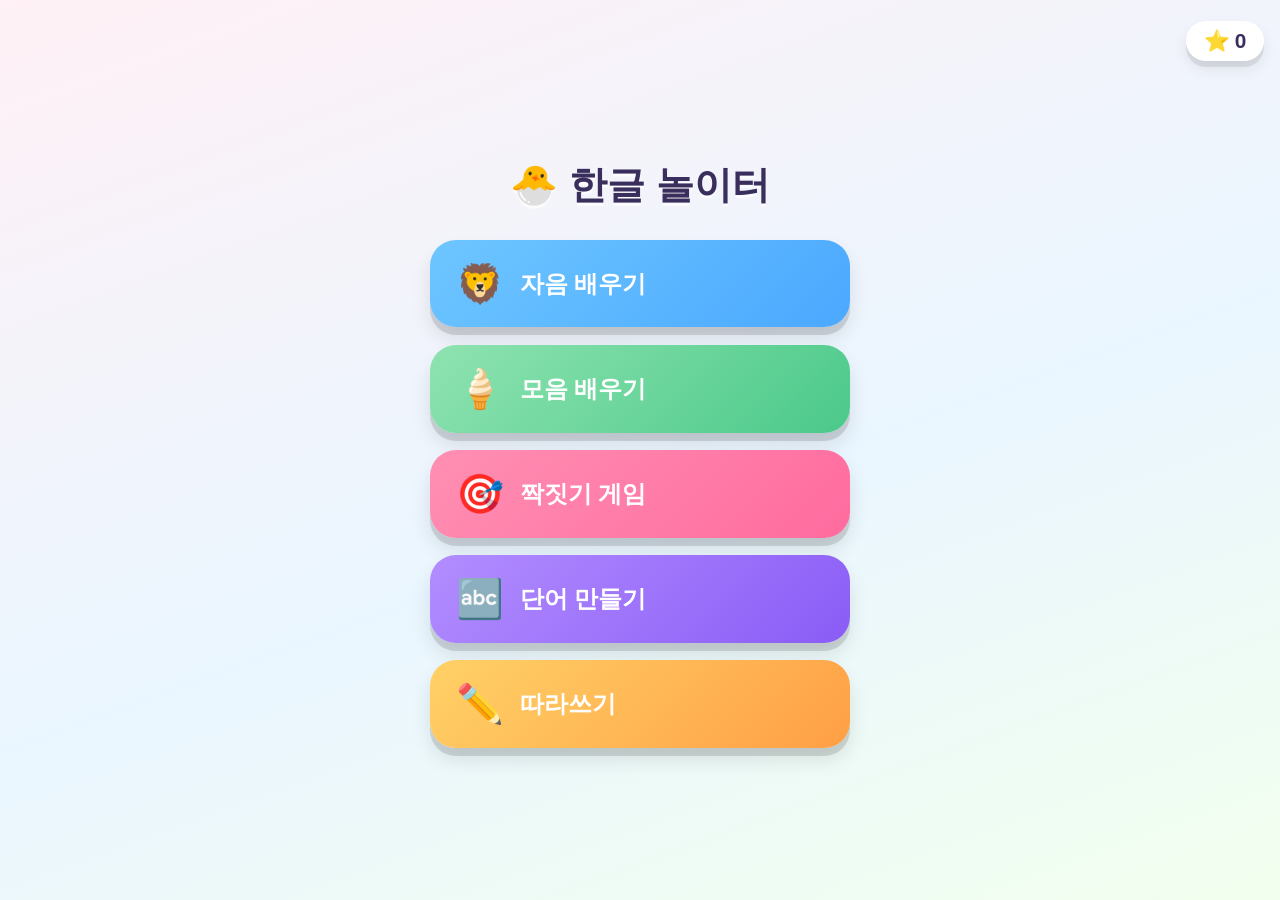
<file: templates/hangul_game.html>
<!doctype html>
<html lang="ko">
<head>
  <meta charset="utf-8">
  <meta name="viewport" content="width=device-width, initial-scale=1, maximum-scale=1, user-scalable=no">
  <title>한글 놀이터</title>
  <link rel="stylesheet" href="/static/hangul-game.css">
</head>
<body>
  <div class="topbar">
    <button id="home-btn" class="home-btn hidden" aria-label="처음으로">🏠</button>
    <div class="star-counter">⭐ <span id="star-count">0</span></div>
  </div>

  <canvas id="confetti-canvas"></canvas>
  <div id="praise-banner" class="praise-banner"></div>
  <div id="voice-notice" class="voice-notice">🔈 이 기기에는 한국어 음성이 없는 것 같아요. 기기의 '텍스트 음성 변환' 설정에서 한국어 음성을 추가해보세요.</div>

  <!-- 홈 화면 -->
  <section id="screen-home" class="screen active">
    <h1 class="title">🐣 한글 놀이터</h1>
    <div class="menu">
      <button id="menu-consonant" class="menu-btn consonant">
        <span class="emoji">🦁</span> 자음 배우기
      </button>
      <button id="menu-vowel" class="menu-btn vowel">
        <span class="emoji">🍦</span> 모음 배우기
      </button>
      <button id="menu-quiz" class="menu-btn quiz">
        <span class="emoji">🎯</span> 짝짓기 게임
      </button>
      <button id="menu-word" class="menu-btn word">
        <span class="emoji">🔤</span> 단어 만들기
      </button>
      <button id="menu-trace" class="menu-btn syllable">
        <span class="emoji">✏️</span> 따라쓰기
      </button>
    </div>
  </section>

  <!-- 학습 화면 -->
  <section id="screen-learn" class="screen">
    <div class="deck-label" id="deck-label"></div>
    <div class="card-stage">
      <button id="prev-btn" class="nav-arrow" aria-label="이전 글자">◀</button>
      <div class="letter-card">
        <div class="letter-glyph" id="letter-glyph"></div>
        <div class="letter-emoji" id="letter-emoji"></div>
        <div class="letter-word" id="letter-word"></div>
      </div>
      <button id="next-btn" class="nav-arrow" aria-label="다음 글자">▶</button>
    </div>
    <button id="speaker-btn" class="speaker-btn" aria-label="소리 듣기">🔊</button>
    <div class="dots" id="dots"></div>
  </section>

  <!-- 퀴즈 화면 -->
  <section id="screen-quiz" class="screen">
    <div class="quiz-prompt">
      <div class="quiz-emoji" id="quiz-emoji"></div>
      <div class="quiz-word" id="quiz-word"></div>
      <div class="quiz-hint">어떤 글자로 시작할까요?</div>
    </div>
    <div class="quiz-options" id="quiz-options"></div>
  </section>

  <!-- 단어 만들기 화면 -->
  <section id="screen-word" class="screen">
    <div class="word-target">
      <span class="word-target-emoji" id="word-target-emoji"></span>
      <button id="word-speaker-btn" class="speaker-btn" aria-label="소리 듣기" style="margin-top:0;">🔊</button>
    </div>
    <div class="syllable-boxes" id="syllable-boxes"></div>
    <div class="word-result" id="word-result"></div>
    <div class="word-step-hint" id="word-step-hint"></div>
    <div class="quiz-options" id="word-options"></div>
  </section>

  <!-- 따라쓰기 카테고리 선택 화면 -->
  <section id="screen-trace-menu" class="screen">
    <h1 class="title">✏️ 따라쓰기</h1>
    <div class="menu">
      <button id="trace-menu-consonant" class="menu-btn consonant">
        <span class="emoji">🦁</span> 자음
      </button>
      <button id="trace-menu-vowel" class="menu-btn vowel">
        <span class="emoji">🍦</span> 모음
      </button>
      <button id="trace-menu-syllable" class="menu-btn syllable">
        <span class="emoji">🈴</span> 글자
      </button>
      <button id="trace-menu-word" class="menu-btn word">
        <span class="emoji">🔤</span> 단어
      </button>
    </div>
  </section>

  <!-- 따라쓰기 연습 화면 (점선 따라쓰기 / 점선 없이 쓰기 공용) -->
  <section id="screen-trace" class="screen">
    <div class="deck-label" id="trace-stage-label"></div>
    <div class="trace-cue">
      <span class="trace-cue-emoji" id="trace-cue-emoji"></span>
      <span class="trace-cue-text" id="trace-cue-text"></span>
      <span class="trace-cue-word" id="trace-cue-word"></span>
    </div>
    <canvas id="trace-canvas" class="trace-canvas"></canvas>
    <div class="trace-controls">
      <button id="trace-clear-btn" class="trace-clear-btn" aria-label="지우기">🧹</button>
      <button id="trace-speaker-btn" class="speaker-btn" aria-label="소리 듣기" style="margin-top:0;">🔊</button>
      <button id="trace-next-btn" class="nav-arrow" aria-label="다음">▶</button>
    </div>
    <div class="dots" id="trace-dots"></div>
  </section>

  <!-- 따라쓰기 퀴즈 화면 -->
  <section id="screen-trace-quiz" class="screen">
    <div class="deck-label" id="trace-quiz-label"></div>
    <div class="quiz-prompt">
      <div class="quiz-emoji" id="trace-quiz-emoji"></div>
      <div class="quiz-word" id="trace-quiz-word"></div>
      <div class="quiz-hint" id="trace-quiz-hint"></div>
    </div>
    <div class="quiz-options" id="trace-quiz-options"></div>
  </section>

  <script src="/static/hangul-game.js"></script>
</body>
</html>
</file>
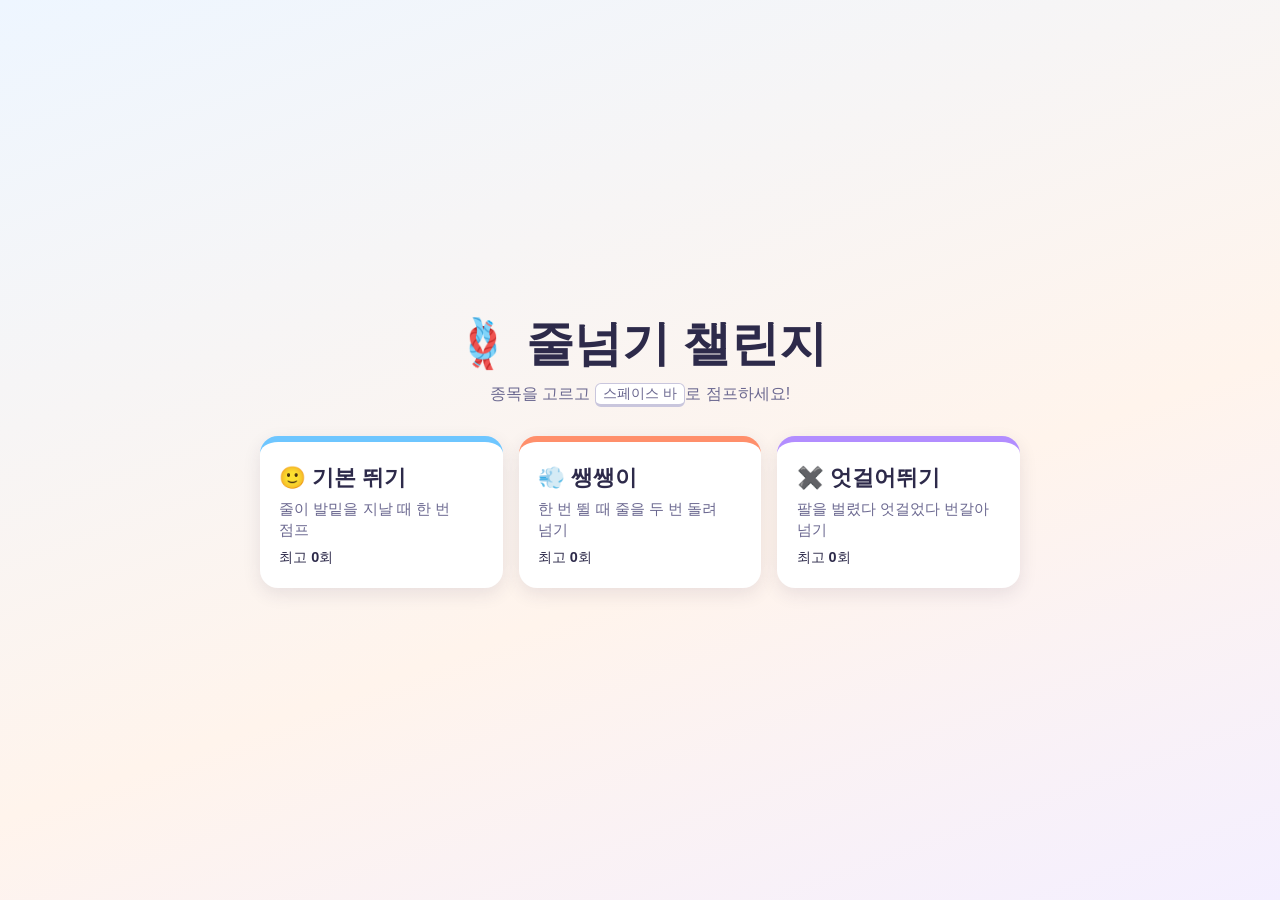
<file: templates/jump_rope.html>
<!doctype html>
<html lang="ko">
<head>
  <meta charset="utf-8">
  <meta name="viewport" content="width=device-width, initial-scale=1, maximum-scale=1, user-scalable=no">
  <title>줄넘기 챌린지</title>
  <link rel="stylesheet" href="/static/jump-rope.css">
</head>
<body>
  <!-- 종목 선택 화면 -->
  <section id="screen-menu" class="screen active">
    <h1 class="title">🪢 줄넘기 챌린지</h1>
    <p class="subtitle">종목을 고르고 <kbd>스페이스 바</kbd>로 점프하세요!</p>
    <div class="menu">
      <button class="event-btn basic" data-event="basic">
        <span class="event-name">🙂 기본 뛰기</span>
        <span class="event-desc">줄이 발밑을 지날 때 한 번 점프</span>
        <span class="event-best">최고 <b data-best="basic">0</b>회</span>
      </button>
      <button class="event-btn double" data-event="double">
        <span class="event-name">💨 쌩쌩이</span>
        <span class="event-desc">한 번 뛸 때 줄을 두 번 돌려 넘기</span>
        <span class="event-best">최고 <b data-best="double">0</b>회</span>
      </button>
      <button class="event-btn cross" data-event="cross">
        <span class="event-name">✖️ 엇걸어뛰기</span>
        <span class="event-desc">팔을 벌렸다 엇걸었다 번갈아 넘기</span>
        <span class="event-best">최고 <b data-best="cross">0</b>회</span>
      </button>
    </div>
  </section>

  <!-- 게임 화면 -->
  <section id="screen-game" class="screen">
    <div class="hud">
      <button id="back-btn" class="back-btn" aria-label="종목 선택으로">←</button>
      <div class="hud-event" id="hud-event">기본 뛰기</div>
      <div class="hud-stats">
        <span>횟수 <b id="hud-count">0</b></span>
        <span>최고 <b id="hud-best">0</b></span>
      </div>
    </div>
    <canvas id="game-canvas" width="800" height="450"></canvas>
    <p class="help"><kbd>스페이스 바</kbd> 또는 화면 터치: 점프 · <kbd>Esc</kbd>: 종목 선택</p>
  </section>

  <script src="/static/jump-rope.js"></script>
</body>
</html>
</file>
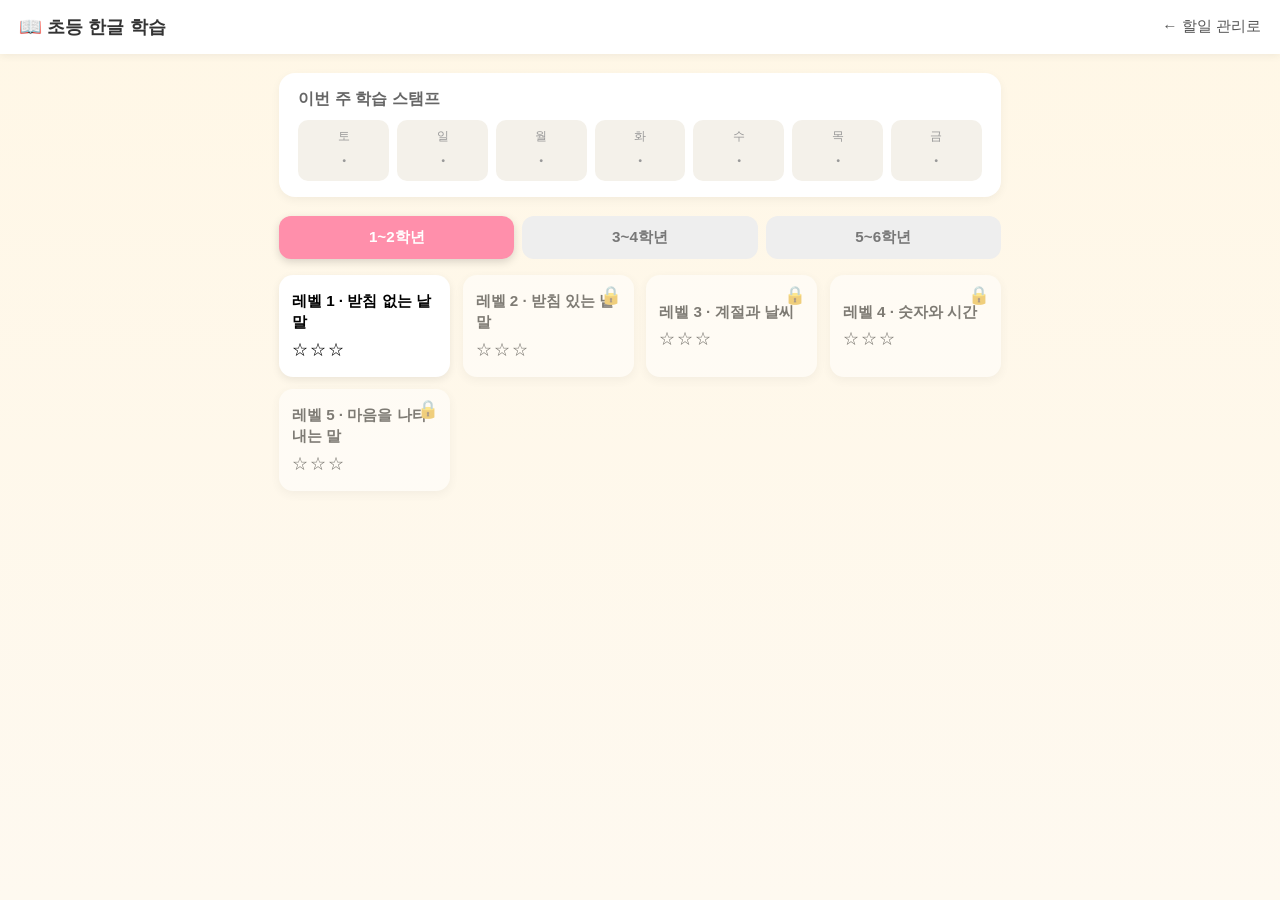
<file: templates/korean_study.html>
<!doctype html>
<html lang="ko">
<head>
  <meta charset="utf-8">
  <meta name="viewport" content="width=device-width, initial-scale=1">
  <title>초등 한글 학습</title>
  <link rel="stylesheet" href="/static/korean-study.css">
</head>
<body>
  <div class="topbar">
    <h1>📖 초등 한글 학습</h1>
    <a href="/" class="home-link">← 할일 관리로</a>
  </div>

  <main>
    <!-- 홈: 학년/레벨 선택 -->
    <section id="screen-home" class="screen active">
      <div class="stamp-board">
        <h3>이번 주 학습 스탬프</h3>
        <div class="stamp-row" id="stamp-row"></div>
      </div>
      <div class="band-tabs" id="band-tabs"></div>
      <div class="level-grid" id="level-grid"></div>
    </section>

    <!-- 학습(카드) 화면 -->
    <section id="screen-learn" class="screen">
      <button class="btn secondary" id="back-home-from-learn">← 레벨 목록</button>
      <h2 id="learn-title" style="text-align:center;"></h2>
      <div class="card-deck">
        <div class="word-card">
          <div class="word-emoji" id="word-emoji"></div>
          <div class="word-text" id="word-text"></div>
          <div class="word-meaning" id="word-meaning"></div>
        </div>
        <button class="speak-btn" id="card-speak-btn">🔊</button>
        <div class="progress-dots" id="card-dots"></div>
        <div class="nav-row">
          <button class="btn secondary" id="prev-card-btn">◀ 이전</button>
          <button class="btn" id="next-card-btn">다음 낱말 ▶</button>
        </div>
      </div>
    </section>

    <!-- 시험(퀴즈) 화면 -->
    <section id="screen-quiz" class="screen">
      <div class="quiz-box">
        <div class="quiz-count" id="quiz-count"></div>
        <div id="quiz-body"></div>
      </div>
    </section>

    <!-- 결과 화면 -->
    <section id="screen-result" class="screen">
      <div class="quiz-box result-box">
        <h2>레벨 결과</h2>
        <div class="result-stars" id="result-stars"></div>
        <div class="result-score" id="result-score"></div>
        <p class="result-msg" id="result-msg"></p>
        <button class="btn wide" id="retry-btn">다시 도전하기</button>
        <button class="btn wide secondary" id="back-home-from-result">레벨 목록으로</button>
      </div>
    </section>
  </main>

  <script src="/static/korean-study-data.js"></script>
  <script src="/static/korean-study.js"></script>
</body>
</html>
</file>
<file: static/hangul-game.css>
:root {
  --pink: #ff8fb3;
  --yellow: #ffd166;
  --sky: #6ec6ff;
  --mint: #8fe3b0;
  --purple: #b28dff;
  --ink: #3a2e5c;
  --card: #ffffff;
}

* { box-sizing: border-box; -webkit-tap-highlight-color: transparent; }

html, body {
  margin: 0;
  height: 100%;
  overflow: hidden;
}

body {
  font-family: "Apple SD Gothic Neo", "Noto Sans KR", "Malgun Gothic", -apple-system, BlinkMacSystemFont, sans-serif;
  background: linear-gradient(160deg, #fff1f6 0%, #eaf6ff 55%, #f2ffee 100%);
  color: var(--ink);
  user-select: none;
  touch-action: manipulation;
}

button {
  font-family: inherit;
  border: none;
  cursor: pointer;
  -webkit-tap-highlight-color: transparent;
}

.screen {
  display: none;
  flex-direction: column;
  align-items: center;
  justify-content: center;
  min-height: 100vh;
  padding: 1.2rem;
  position: relative;
}
.screen.active { display: flex; }

/* ---------- top bar ---------- */
.topbar {
  position: fixed;
  top: 0; left: 0; right: 0;
  display: flex;
  align-items: center;
  justify-content: space-between;
  padding: 0.8rem 1rem;
  z-index: 20;
  pointer-events: none;
}
.topbar > * { pointer-events: auto; }

.home-btn {
  width: 56px; height: 56px;
  border-radius: 50%;
  background: var(--card);
  box-shadow: 0 6px 0 rgba(0,0,0,0.08), 0 8px 16px rgba(0,0,0,0.08);
  font-size: 1.6rem;
  display: flex;
  align-items: center;
  justify-content: center;
}
.home-btn:active { transform: translateY(3px); box-shadow: 0 3px 0 rgba(0,0,0,0.08); }
.home-btn.hidden { visibility: hidden; }

.star-counter {
  background: var(--card);
  border-radius: 999px;
  padding: 0.5rem 1.1rem;
  font-size: 1.3rem;
  font-weight: 800;
  box-shadow: 0 6px 0 rgba(0,0,0,0.08), 0 8px 16px rgba(0,0,0,0.08);
  display: flex;
  align-items: center;
  gap: 0.3rem;
}

.voice-notice {
  position: fixed;
  top: 76px;
  left: 50%;
  transform: translateX(-50%) translateY(-8px);
  background: var(--ink);
  color: white;
  font-size: 0.85rem;
  font-weight: 700;
  line-height: 1.4;
  padding: 0.7rem 1.1rem;
  border-radius: 16px;
  box-shadow: 0 8px 16px rgba(0,0,0,0.18);
  opacity: 0;
  pointer-events: none;
  z-index: 40;
  max-width: min(320px, 80vw);
  text-align: center;
  transition: opacity 0.25s ease, transform 0.25s ease;
}
.voice-notice.show {
  opacity: 1;
  transform: translateX(-50%) translateY(0);
  pointer-events: auto;
}

/* ---------- home screen ---------- */
.title {
  font-size: 2.4rem;
  font-weight: 900;
  margin: 0.5rem 0 1.8rem;
  text-align: center;
  text-shadow: 0 3px 0 rgba(255,255,255,0.7);
}

.menu {
  display: flex;
  flex-direction: column;
  gap: 1.1rem;
  width: 100%;
  max-width: 420px;
}

.menu-btn {
  display: flex;
  align-items: center;
  gap: 1rem;
  padding: 1.3rem 1.6rem;
  border-radius: 26px;
  font-size: 1.5rem;
  font-weight: 800;
  color: white;
  box-shadow: 0 8px 0 rgba(0,0,0,0.12), 0 12px 20px rgba(0,0,0,0.1);
  transition: transform 0.08s;
}
.menu-btn:active { transform: translateY(6px); box-shadow: 0 2px 0 rgba(0,0,0,0.12); }
.menu-btn .emoji { font-size: 2.4rem; }
.menu-btn.consonant { background: linear-gradient(135deg, var(--sky), #4aa8ff); }
.menu-btn.vowel { background: linear-gradient(135deg, var(--mint), #4bc98a); }
.menu-btn.quiz { background: linear-gradient(135deg, var(--pink), #ff6b9e); }
.menu-btn.word { background: linear-gradient(135deg, var(--purple), #8a5cf6); }

/* ---------- learn screen ---------- */
.deck-label {
  font-size: 1.1rem;
  font-weight: 700;
  color: var(--ink);
  opacity: 0.6;
  margin-bottom: 0.4rem;
}

.card-stage {
  display: flex;
  align-items: center;
  gap: 0.8rem;
  width: 100%;
  justify-content: center;
}

.nav-arrow {
  width: 62px; height: 62px;
  border-radius: 50%;
  background: var(--card);
  font-size: 1.8rem;
  box-shadow: 0 6px 0 rgba(0,0,0,0.08), 0 8px 16px rgba(0,0,0,0.08);
  flex-shrink: 0;
}
.nav-arrow:active { transform: translateY(3px); box-shadow: 0 3px 0 rgba(0,0,0,0.08); }

.letter-card {
  width: min(72vw, 300px);
  height: min(72vw, 300px);
  background: var(--card);
  border-radius: 40px;
  box-shadow: 0 10px 0 rgba(0,0,0,0.08), 0 16px 28px rgba(0,0,0,0.1);
  display: flex;
  flex-direction: column;
  align-items: center;
  justify-content: center;
  gap: 0.3rem;
  animation: pop-in 0.35s ease;
}

@keyframes pop-in {
  from { transform: scale(0.7); opacity: 0; }
  to { transform: scale(1); opacity: 1; }
}

.letter-glyph {
  font-size: 6.5rem;
  font-weight: 900;
  line-height: 1;
}

.letter-emoji { font-size: 3.2rem; }
.letter-word { font-size: 1.6rem; font-weight: 800; }

.speaker-btn {
  margin-top: 1.4rem;
  width: 80px; height: 80px;
  border-radius: 50%;
  background: linear-gradient(135deg, var(--yellow), #ffb648);
  font-size: 2.2rem;
  box-shadow: 0 8px 0 rgba(0,0,0,0.1), 0 10px 18px rgba(0,0,0,0.12);
}
.speaker-btn:active { transform: translateY(4px); box-shadow: 0 4px 0 rgba(0,0,0,0.1); }

.dots {
  display: flex;
  flex-wrap: wrap;
  justify-content: center;
  gap: 0.4rem;
  max-width: 320px;
  margin-top: 1.5rem;
}
.dot {
  width: 12px; height: 12px;
  border-radius: 50%;
  background: rgba(58,46,92,0.2);
}
.dot.active { background: var(--purple); transform: scale(1.3); }

/* ---------- quiz screen ---------- */
.quiz-prompt {
  background: var(--card);
  border-radius: 32px;
  padding: 1.5rem 2rem;
  box-shadow: 0 8px 0 rgba(0,0,0,0.08), 0 12px 20px rgba(0,0,0,0.08);
  display: flex;
  flex-direction: column;
  align-items: center;
  gap: 0.3rem;
  margin-bottom: 2rem;
}
.quiz-emoji { font-size: 4rem; }
.quiz-word { font-size: 1.5rem; font-weight: 800; }
.quiz-hint { font-size: 1rem; opacity: 0.55; font-weight: 700; }

.quiz-options {
  display: flex;
  gap: 1.1rem;
  flex-wrap: wrap;
  justify-content: center;
  max-width: 420px;
}

.option-btn {
  width: 110px; height: 110px;
  border-radius: 28px;
  background: var(--card);
  font-size: 3rem;
  font-weight: 900;
  box-shadow: 0 8px 0 rgba(0,0,0,0.08), 0 10px 18px rgba(0,0,0,0.1);
  color: var(--ink);
}
.option-btn:active { transform: translateY(4px); box-shadow: 0 4px 0 rgba(0,0,0,0.08); }

.option-btn.correct {
  background: linear-gradient(135deg, var(--mint), #4bc98a);
  color: white;
  animation: bounce 0.5s ease;
}
.option-btn.wrong {
  animation: shake 0.4s ease;
  background: #ffdde0;
}

@keyframes bounce {
  0%, 100% { transform: scale(1); }
  40% { transform: scale(1.15); }
}
@keyframes shake {
  0%, 100% { transform: translateX(0); }
  25% { transform: translateX(-8px); }
  75% { transform: translateX(8px); }
}

.praise-banner {
  position: fixed;
  top: 42%;
  left: 50%;
  transform: translate(-50%, -50%) scale(0.5);
  font-size: 2.4rem;
  font-weight: 900;
  background: white;
  padding: 1rem 1.8rem;
  border-radius: 24px;
  box-shadow: 0 12px 24px rgba(0,0,0,0.15);
  opacity: 0;
  pointer-events: none;
  z-index: 30;
  transition: transform 0.25s ease, opacity 0.25s ease;
  text-align: center;
  white-space: nowrap;
}
.praise-banner.show {
  transform: translate(-50%, -50%) scale(1);
  opacity: 1;
}

#confetti-canvas {
  position: fixed;
  inset: 0;
  pointer-events: none;
  z-index: 25;
}

/* ---------- word-building screen ---------- */
.word-target {
  display: flex;
  align-items: center;
  gap: 0.7rem;
  margin-bottom: 1.6rem;
}
.word-target-emoji { font-size: 4.2rem; }

.word-result {
  font-size: 2.4rem;
  font-weight: 900;
  min-height: 1.4em;
  color: var(--purple);
}

.syllable-boxes {
  display: flex;
  gap: 0.8rem;
  margin-bottom: 2rem;
}

.syllable-box {
  width: 84px;
  height: 84px;
  border-radius: 24px;
  background: var(--card);
  border: 3px dashed rgba(58,46,92,0.25);
  display: flex;
  align-items: center;
  justify-content: center;
  font-size: 2.6rem;
  font-weight: 900;
  color: var(--ink);
  transition: transform 0.15s ease;
}
.syllable-box.filled {
  border: 3px solid transparent;
  box-shadow: 0 6px 0 rgba(0,0,0,0.08), 0 8px 14px rgba(0,0,0,0.08);
  animation: pop-in 0.25s ease;
}
.syllable-box.complete {
  background: linear-gradient(135deg, var(--mint), #4bc98a);
  color: white;
}

.word-step-hint {
  font-size: 1.05rem;
  font-weight: 700;
  opacity: 0.55;
  margin-bottom: 1rem;
}

/* ---------- 따라쓰기 (tracing) screens ---------- */
.menu-btn.syllable { background: linear-gradient(135deg, #ffd166, #ff9f45); }

.trace-cue {
  display: flex;
  align-items: center;
  gap: 0.5rem;
  font-weight: 800;
  margin-bottom: 0.7rem;
  min-height: 2rem;
}
.trace-cue-emoji { font-size: 1.8rem; }
.trace-cue-text { font-size: 1.4rem; color: var(--ink); }
.trace-cue-word { font-size: 1.05rem; color: var(--ink); opacity: 0.6; }

.trace-canvas {
  background: var(--card);
  border-radius: 32px;
  box-shadow: 0 10px 0 rgba(0,0,0,0.08), 0 16px 28px rgba(0,0,0,0.1);
  touch-action: none;
  cursor: crosshair;
}

.trace-controls {
  display: flex;
  align-items: center;
  gap: 1rem;
  margin-top: 1.4rem;
}

.trace-clear-btn {
  width: 62px; height: 62px;
  border-radius: 50%;
  background: var(--card);
  font-size: 1.6rem;
  box-shadow: 0 6px 0 rgba(0,0,0,0.08), 0 8px 16px rgba(0,0,0,0.08);
}
.trace-clear-btn:active { transform: translateY(3px); box-shadow: 0 3px 0 rgba(0,0,0,0.08); }

.option-btn.option-wide {
  width: auto;
  min-width: 140px;
  padding: 0 1.2rem;
  font-size: 2.1rem;
}

@media (max-width: 380px) {
  .title { font-size: 1.9rem; }
  .menu-btn { font-size: 1.25rem; padding: 1.1rem 1.3rem; }
  .letter-glyph { font-size: 5.2rem; }
  .syllable-box { width: 68px; height: 68px; font-size: 2.1rem; }
}
</file>
<file: static/jump-rope.css>
:root {
  --ink: #2d2a4a;
  --muted: #6b6890;
  --card: #ffffff;
  --basic: #6ec6ff;
  --double: #ff8f6b;
  --cross: #b28dff;
}

* { box-sizing: border-box; -webkit-tap-highlight-color: transparent; }

html, body { margin: 0; min-height: 100%; }

body {
  font-family: "Apple SD Gothic Neo", "Noto Sans KR", "Malgun Gothic", -apple-system, BlinkMacSystemFont, sans-serif;
  background: linear-gradient(160deg, #eef6ff 0%, #fff4ec 60%, #f4efff 100%);
  color: var(--ink);
  user-select: none;
  touch-action: manipulation;
}

button { font-family: inherit; border: none; cursor: pointer; }

kbd {
  display: inline-block;
  padding: 0.05rem 0.45rem;
  border: 1px solid #c9c6dd;
  border-bottom-width: 3px;
  border-radius: 6px;
  background: #fff;
  font-family: inherit;
  font-size: 0.9em;
}

.screen {
  display: none;
  flex-direction: column;
  align-items: center;
  min-height: 100vh;
  padding: 1.5rem 1rem;
}
.screen.active { display: flex; }

#screen-menu { justify-content: center; }

.title { font-size: clamp(2rem, 6vw, 3rem); margin: 0 0 0.4rem; }
.subtitle { color: var(--muted); margin: 0 0 1.8rem; text-align: center; }

.menu {
  display: grid;
  grid-template-columns: repeat(auto-fit, minmax(210px, 1fr));
  gap: 1rem;
  width: 100%;
  max-width: 760px;
}

.event-btn {
  display: flex;
  flex-direction: column;
  gap: 0.45rem;
  padding: 1.3rem 1.2rem;
  border-radius: 18px;
  background: var(--card);
  color: var(--ink);
  text-align: left;
  box-shadow: 0 6px 18px rgba(45, 42, 74, 0.1);
  border-top: 6px solid var(--accent);
  transition: transform 0.12s ease, box-shadow 0.12s ease;
}
.event-btn:hover, .event-btn:focus-visible {
  transform: translateY(-3px);
  box-shadow: 0 10px 24px rgba(45, 42, 74, 0.16);
  outline: none;
}
.event-btn.basic { --accent: var(--basic); }
.event-btn.double { --accent: var(--double); }
.event-btn.cross { --accent: var(--cross); }

.event-name { font-size: 1.35rem; font-weight: 700; }
.event-desc { color: var(--muted); font-size: 0.95rem; word-break: keep-all; }
.event-best { font-size: 0.9rem; }

.hud {
  display: flex;
  align-items: center;
  gap: 1rem;
  width: 100%;
  max-width: 800px;
  margin-bottom: 0.6rem;
}
.back-btn {
  width: 42px;
  height: 42px;
  border-radius: 50%;
  background: var(--card);
  font-size: 1.3rem;
  box-shadow: 0 3px 10px rgba(45, 42, 74, 0.12);
}
.hud-event { font-size: 1.3rem; font-weight: 700; }
.hud-stats { margin-left: auto; display: flex; gap: 1rem; font-size: 1.05rem; }
.hud-stats b { font-size: 1.3rem; font-variant-numeric: tabular-nums; }

#game-canvas {
  width: 100%;
  max-width: 800px;
  aspect-ratio: 16 / 9;
  border-radius: 18px;
  background: #fff;
  box-shadow: 0 6px 18px rgba(45, 42, 74, 0.1);
  touch-action: none;
}

.help { color: var(--muted); font-size: 0.95rem; text-align: center; }
</file>
<file: static/korean-study.css>
:root {
  --ink: #333;
  --paper: #fffdf8;
}

* { box-sizing: border-box; }

body {
  margin: 0;
  font-family: "Pretendard", "Apple SD Gothic Neo", "Malgun Gothic", sans-serif;
  background: linear-gradient(180deg, #fff7e6 0%, #fef9f0 100%);
  color: var(--ink);
  min-height: 100vh;
}

.topbar {
  display: flex;
  align-items: center;
  justify-content: space-between;
  padding: 0.9rem 1.2rem;
  background: #fff;
  box-shadow: 0 2px 8px rgba(0,0,0,0.06);
  position: sticky;
  top: 0;
  z-index: 10;
}

.topbar h1 { font-size: 1.15rem; margin: 0; }
.topbar a.home-link { text-decoration: none; color: #555; font-size: 0.95rem; }

.badge {
  background: #ffe066;
  border-radius: 999px;
  padding: 0.25rem 0.75rem;
  font-weight: 700;
  font-size: 0.9rem;
}

main { max-width: 760px; margin: 0 auto; padding: 1.2rem; }

.screen { display: none; }
.screen.active { display: block; animation: fadein 0.25s ease; }

@keyframes fadein { from { opacity: 0; transform: translateY(6px); } to { opacity: 1; transform: translateY(0); } }

/* -------- 홈: 학년/레벨 선택 -------- */
.stamp-board {
  background: #fff;
  border-radius: 16px;
  padding: 1rem 1.2rem;
  margin-bottom: 1.2rem;
  box-shadow: 0 3px 10px rgba(0,0,0,0.05);
}
.stamp-board h3 { margin: 0 0 0.6rem; font-size: 1rem; color: #666; }
.stamp-row { display: flex; gap: 0.5rem; }
.stamp-day {
  flex: 1;
  text-align: center;
  padding: 0.5rem 0.2rem;
  border-radius: 10px;
  background: #f4f1ea;
  font-size: 0.75rem;
  color: #999;
}
.stamp-day.done { background: #ffe066; color: #7a5c00; font-weight: 700; }
.stamp-day .dow { display: block; margin-bottom: 0.25rem; }
.stamp-day .mark { font-size: 1.1rem; }

.band-tabs { display: flex; gap: 0.5rem; margin-bottom: 1rem; }
.band-tab {
  flex: 1;
  border: none;
  border-radius: 12px;
  padding: 0.7rem 0.4rem;
  font-weight: 700;
  font-size: 0.95rem;
  cursor: pointer;
  background: #eee;
  color: #777;
}
.band-tab.active { color: #fff; box-shadow: 0 3px 8px rgba(0,0,0,0.15); }

.level-grid {
  display: grid;
  grid-template-columns: repeat(auto-fill, minmax(150px, 1fr));
  gap: 0.8rem;
}

.level-card {
  border: none;
  border-radius: 14px;
  padding: 1rem 0.8rem;
  background: #fff;
  box-shadow: 0 3px 8px rgba(0,0,0,0.08);
  cursor: pointer;
  text-align: left;
  position: relative;
}
.level-card.locked { opacity: 0.5; cursor: not-allowed; }
.level-card .lv-title { font-weight: 700; font-size: 0.95rem; display: block; margin-bottom: 0.4rem; }
.level-card .lv-stars { font-size: 1rem; letter-spacing: 2px; }
.level-card .lv-lock { position: absolute; top: 0.6rem; right: 0.7rem; font-size: 1.1rem; }

/* -------- 학습 카드 -------- */
.card-deck { text-align: center; }
.progress-dots { display: flex; justify-content: center; gap: 6px; margin: 0.5rem 0 1rem; }
.progress-dots span { width: 8px; height: 8px; border-radius: 50%; background: #e2ddd0; }
.progress-dots span.on { background: #ffb84d; }

.word-card {
  background: #fff;
  border-radius: 20px;
  box-shadow: 0 6px 16px rgba(0,0,0,0.08);
  padding: 2rem 1.5rem;
  margin: 0 auto 1.2rem;
  max-width: 420px;
}
.word-emoji { font-size: 3.5rem; }
.word-text { font-size: 2.2rem; font-weight: 800; margin: 0.4rem 0; }
.word-meaning { color: #666; font-size: 1.05rem; }

.nav-row { display: flex; justify-content: center; gap: 0.8rem; align-items: center; }
.btn {
  border: none;
  border-radius: 12px;
  padding: 0.7rem 1.1rem;
  font-size: 1rem;
  font-weight: 700;
  cursor: pointer;
  background: #ffd43b;
  color: #4a3a00;
}
.btn.secondary { background: #eee; color: #555; }
.btn.wide { width: 100%; padding: 0.9rem; font-size: 1.1rem; margin-top: 1rem; }
.btn:disabled { opacity: 0.4; cursor: not-allowed; }
.speak-btn { font-size: 1.4rem; background: #e7f5ff; border-radius: 50%; width: 3rem; height: 3rem; border: none; cursor: pointer; }

/* -------- 시험(테스트) -------- */
.quiz-box {
  background: #fff;
  border-radius: 20px;
  box-shadow: 0 6px 16px rgba(0,0,0,0.08);
  padding: 1.6rem;
  max-width: 460px;
  margin: 0 auto;
}
.quiz-count { color: #999; font-size: 0.9rem; margin-bottom: 0.4rem; }
.quiz-question { font-size: 1.3rem; font-weight: 700; margin-bottom: 1rem; text-align: center; }
.quiz-options { display: grid; gap: 0.6rem; }
.option-btn {
  border: 2px solid #eee;
  background: #fafafa;
  border-radius: 12px;
  padding: 0.8rem;
  font-size: 1.05rem;
  text-align: left;
  cursor: pointer;
}
.option-btn.correct { border-color: #40c057; background: #ebfbee; }
.option-btn.wrong { border-color: #fa5252; background: #fff5f5; }

.dictation-input {
  width: 100%;
  padding: 0.9rem;
  font-size: 1.3rem;
  text-align: center;
  border-radius: 12px;
  border: 2px solid #ddd;
  margin-bottom: 0.8rem;
}
.dictation-input.correct { border-color: #40c057; }
.dictation-input.wrong { border-color: #fa5252; }
.feedback { text-align: center; min-height: 1.4rem; font-weight: 700; margin-bottom: 0.6rem; }
.feedback.correct { color: #2b8a3e; }
.feedback.wrong { color: #c92a2a; }

/* -------- 결과 -------- */
.result-box { text-align: center; }
.result-stars { font-size: 2.5rem; margin: 1rem 0; }
.result-score { font-size: 1.4rem; font-weight: 800; }
.result-msg { color: #666; margin: 0.6rem 0 1.2rem; }
</file>
